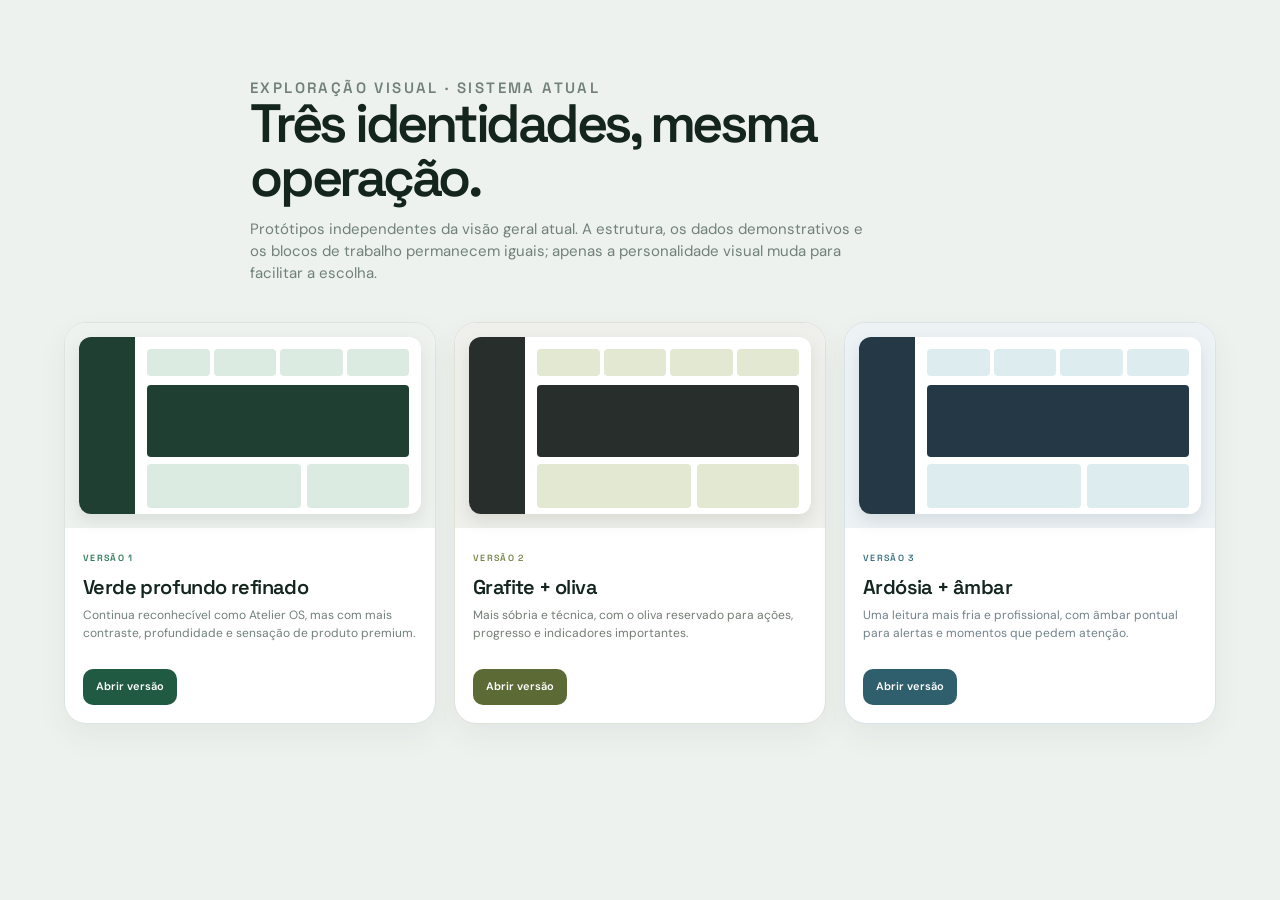
<file: assets/identidades/index.html>
<!doctype html>
<html lang="pt-BR">
<head><meta charset="utf-8"><meta name="viewport" content="width=device-width, initial-scale=1"><title>Exploração de identidades · Atelier OS</title><link rel="stylesheet" href="shared.css"><style>body{padding:clamp(22px,5vw,70px)}.intro{max-width:780px;margin:0 auto 38px}.intro h1{margin:0;font:600 clamp(30px,5vw,54px)/1 'Space Grotesk';letter-spacing:-.06em}.intro p{max-width:62ch;margin:14px 0 0;color:var(--muted);font-size:15px}.choices{display:grid;grid-template-columns:repeat(3,minmax(0,1fr));gap:18px;max-width:1180px;margin:auto}.choice{overflow:hidden;border:1px solid var(--line);border-radius:22px;background:#fff;box-shadow:0 12px 30px rgba(30,61,47,.06)}.choice-preview{height:205px;padding:14px;background:var(--canvas)}.choice-preview .mini{height:100%;display:grid;grid-template-columns:56px 1fr;overflow:hidden;border-radius:12px;background:var(--surface);box-shadow:0 7px 16px var(--shadow)}.choice-preview .mini-side{background:var(--nav)}.choice-preview .mini-content{padding:12px}.mini-title{width:48%;height:9px;border-radius:4px;background:var(--ink);margin-bottom:12px}.mini-metrics{display:grid;grid-template-columns:repeat(4,1fr);gap:4px}.mini-metrics i,.mini-line,.mini-big{display:block;border-radius:4px;background:var(--accent-soft)}.mini-metrics i{height:27px}.mini-big{height:72px;margin-top:9px;background:var(--nav)}.mini-row{display:grid;grid-template-columns:1.2fr .8fr;gap:6px;margin-top:7px}.mini-line{height:44px}.choice-body{padding:18px}.choice-body h2{margin:0;font:600 20px 'Space Grotesk';letter-spacing:-.03em}.choice-body p{min-height:45px;margin:7px 0 17px;color:var(--muted);font-size:12px}.choice-body a{display:inline-flex;padding:10px 13px;border-radius:10px;background:var(--accent-strong);color:#fff;font-size:11px;font-weight:600}.label{display:inline-block;margin-bottom:10px;color:var(--accent);font:600 9px 'Space Grotesk';letter-spacing:.15em;text-transform:uppercase}.theme-graphite{--canvas:#eff0ec;--nav:#282e2c;--accent:#76844a;--accent-strong:#5c6b36;--accent-soft:#e3e8d3;--ink:#202521;--muted:#737b73;--line:#dde2d9}.theme-slate{--canvas:#edf2f5;--nav:#243945;--accent:#3c7181;--accent-strong:#2f5e6c;--accent-soft:#dcecef;--ink:#182b32;--muted:#71838a;--line:#d9e3e7}@media(max-width:800px){.choices{grid-template-columns:1fr}.choice-preview{height:180px}}</style></head>
<body><div class="intro"><p class="eyebrow">Exploração visual · sistema atual</p><h1>Três identidades, mesma operação.</h1><p>Protótipos independentes da visão geral atual. A estrutura, os dados demonstrativos e os blocos de trabalho permanecem iguais; apenas a personalidade visual muda para facilitar a escolha.</p></div><main class="choices"><article class="choice"><div class="choice-preview"><div class="mini"><div class="mini-side"></div><div class="mini-content"><i class="mini-title"></i><div class="mini-metrics"><i></i><i></i><i></i><i></i></div><i class="mini-big"></i><div class="mini-row"><i class="mini-line"></i><i class="mini-line"></i></div></div></div></div><div class="choice-body"><span class="label">Versão 1</span><h2>Verde profundo refinado</h2><p>Continua reconhecível como Atelier OS, mas com mais contraste, profundidade e sensação de produto premium.</p><a href="dashboard.html">Abrir versão</a></div></article><article class="choice theme-graphite"><div class="choice-preview"><div class="mini"><div class="mini-side"></div><div class="mini-content"><i class="mini-title"></i><div class="mini-metrics"><i></i><i></i><i></i><i></i></div><i class="mini-big"></i><div class="mini-row"><i class="mini-line"></i><i class="mini-line"></i></div></div></div></div><div class="choice-body"><span class="label">Versão 2</span><h2>Grafite + oliva</h2><p>Mais sóbria e técnica, com o oliva reservado para ações, progresso e indicadores importantes.</p><a href="versao-2-grafite-oliva.html">Abrir versão</a></div></article><article class="choice theme-slate"><div class="choice-preview"><div class="mini"><div class="mini-side"></div><div class="mini-content"><i class="mini-title"></i><div class="mini-metrics"><i></i><i></i><i></i><i></i></div><i class="mini-big"></i><div class="mini-row"><i class="mini-line"></i><i class="mini-line"></i></div></div></div></div><div class="choice-body"><span class="label">Versão 3</span><h2>Ardósia + âmbar</h2><p>Uma leitura mais fria e profissional, com âmbar pontual para alertas e momentos que pedem atenção.</p><a href="versao-3-ardosia-ambar.html">Abrir versão</a></div></article></main></body>
</html>
</file>
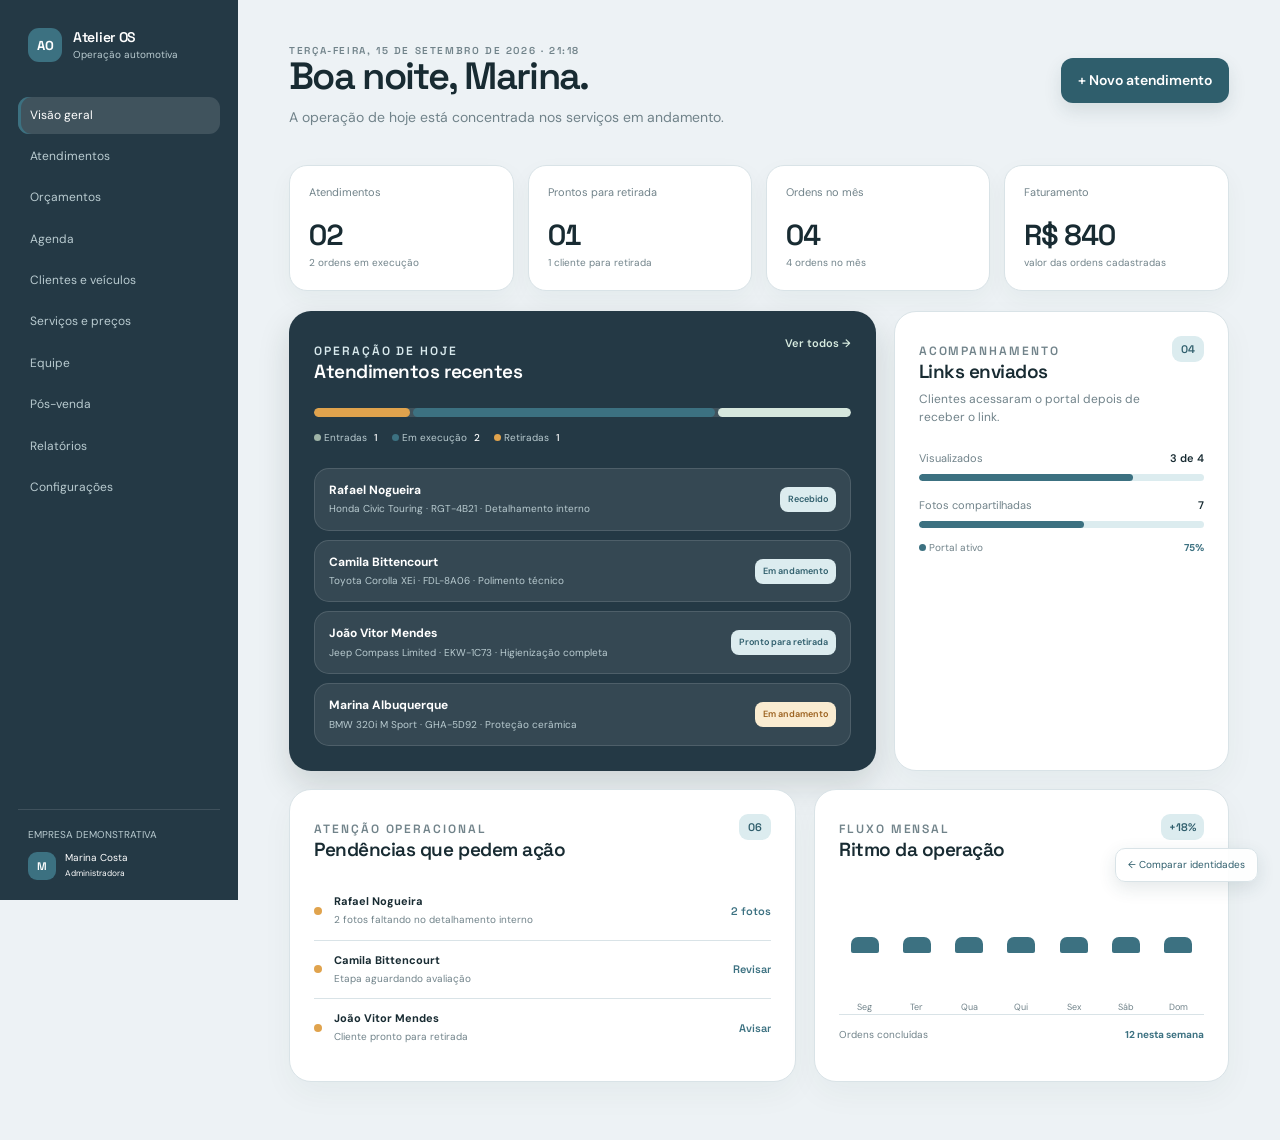
<file: assets/identidades/ardosia-ambar.html>
<!doctype html>
<html lang="pt-BR"><head><meta charset="utf-8"><meta name="viewport" content="width=device-width, initial-scale=1"><title>Versão 3 · Ardósia + âmbar</title><link rel="stylesheet" href="shared.css"></head><body class="theme-slate"><div class="shell"><aside class="sidebar"><div class="brand"><span class="brand-mark">AO</span><div><strong>Atelier OS</strong><small>Operação automotiva</small></div></div><nav class="nav" aria-label="Navegação principal"><a class="active" href="#">Visão geral</a><a href="#">Atendimentos</a><a href="#">Orçamentos</a><a href="#">Agenda</a><a href="#">Clientes e veículos</a><a href="#">Serviços e preços</a><a href="#">Equipe</a><a href="#">Pós-venda</a><a href="#">Relatórios</a><a href="#">Configurações</a></nav><div class="sidebar-footer">EMPRESA DEMONSTRATIVA<div class="profile"><span class="avatar">M</span><span>Marina Costa<br><small>Administradora</small></span></div></div></aside><main class="main"><header class="topbar"><div><p class="eyebrow">terça-feira, 15 de setembro de 2026 · 21:18</p><h1>Boa noite, Marina.</h1><p>A operação de hoje está concentrada nos serviços em andamento.</p></div><button class="primary">+ Novo atendimento</button></header><section class="metrics"><article class="metric"><span>Atendimentos</span><strong>02</strong><small>2 ordens em execução</small></article><article class="metric"><span>Prontos para retirada</span><strong>01</strong><small>1 cliente para retirada</small></article><article class="metric"><span>Ordens no mês</span><strong>04</strong><small>4 ordens no mês</small></article><article class="metric"><span>Faturamento</span><strong>R$ 840</strong><small>valor das ordens cadastradas</small></article></section><section class="grid"><article class="card dark"><div class="card-head"><div><p class="eyebrow" style="color:#d8e9ed">operação de hoje</p><h2>Atendimentos recentes</h2></div><a class="link" href="#">Ver todos →</a></div><div class="progress"><i></i><i></i><i></i></div><div class="legend"><span><i class="dot muted"></i> Entradas <b>1</b></span><span><i class="dot"></i> Em execução <b>2</b></span><span><i class="dot warning"></i> Retiradas <b>1</b></span></div><div class="orders"><div class="order"><div><b>Rafael Nogueira</b><small>Honda Civic Touring · RGT-4B21 · Detalhamento interno</small></div><span class="status">Recebido</span></div><div class="order"><div><b>Camila Bittencourt</b><small>Toyota Corolla XEi · FDL-8A06 · Polimento técnico</small></div><span class="status">Em andamento</span></div><div class="order"><div><b>João Vitor Mendes</b><small>Jeep Compass Limited · EKW-1C73 · Higienização completa</small></div><span class="status">Pronto para retirada</span></div><div class="order"><div><b>Marina Albuquerque</b><small>BMW 320i M Sport · GHA-5D92 · Proteção cerâmica</small></div><span class="status warning">Em andamento</span></div></div></article><article class="card"><div class="card-head"><div><p class="eyebrow">acompanhamento</p><h2>Links enviados</h2><p>Clientes acessaram o portal depois de receber o link.</p></div><span class="count">04</span></div><div class="bars"><div class="bar-row"><div class="bar-label"><span>Visualizados</span><b>3 de 4</b></div><div class="track"><i style="width:75%"></i></div></div><div class="bar-row"><div class="bar-label"><span>Fotos compartilhadas</span><b>7</b></div><div class="track"><i style="width:58%"></i></div></div></div><div class="footnote"><span><i class="dot"></i> Portal ativo</span><strong>75%</strong></div></article></section><section class="lower"><article class="card"><div class="card-head"><div><p class="eyebrow">atenção operacional</p><h2>Pendências que pedem ação</h2></div><span class="count">06</span></div><div class="attention-list"><div class="attention"><i class="dot"></i><div><b>Rafael Nogueira</b><small>2 fotos faltando no detalhamento interno</small></div><strong>2 fotos</strong></div><div class="attention"><i class="dot"></i><div><b>Camila Bittencourt</b><small>Etapa aguardando avaliação</small></div><strong>Revisar</strong></div><div class="attention"><i class="dot"></i><div><b>João Vitor Mendes</b><small>Cliente pronto para retirada</small></div><strong>Avisar</strong></div></div></article><article class="card"><div class="card-head"><div><p class="eyebrow">fluxo mensal</p><h2>Ritmo da operação</h2></div><span class="count">+18%</span></div><div class="chart"><div><i></i><span>Seg</span></div><div><i></i><span>Ter</span></div><div><i></i><span>Qua</span></div><div><i></i><span>Qui</span></div><div><i></i><span>Sex</span></div><div><i></i><span>Sáb</span></div><div><i></i><span>Dom</span></div></div><div class="footnote"><span>Ordens concluídas</span><strong>12 nesta semana</strong></div></article></section></main></div><a class="comparison-link" href="index.html">← Comparar identidades</a></body></html>
</file>
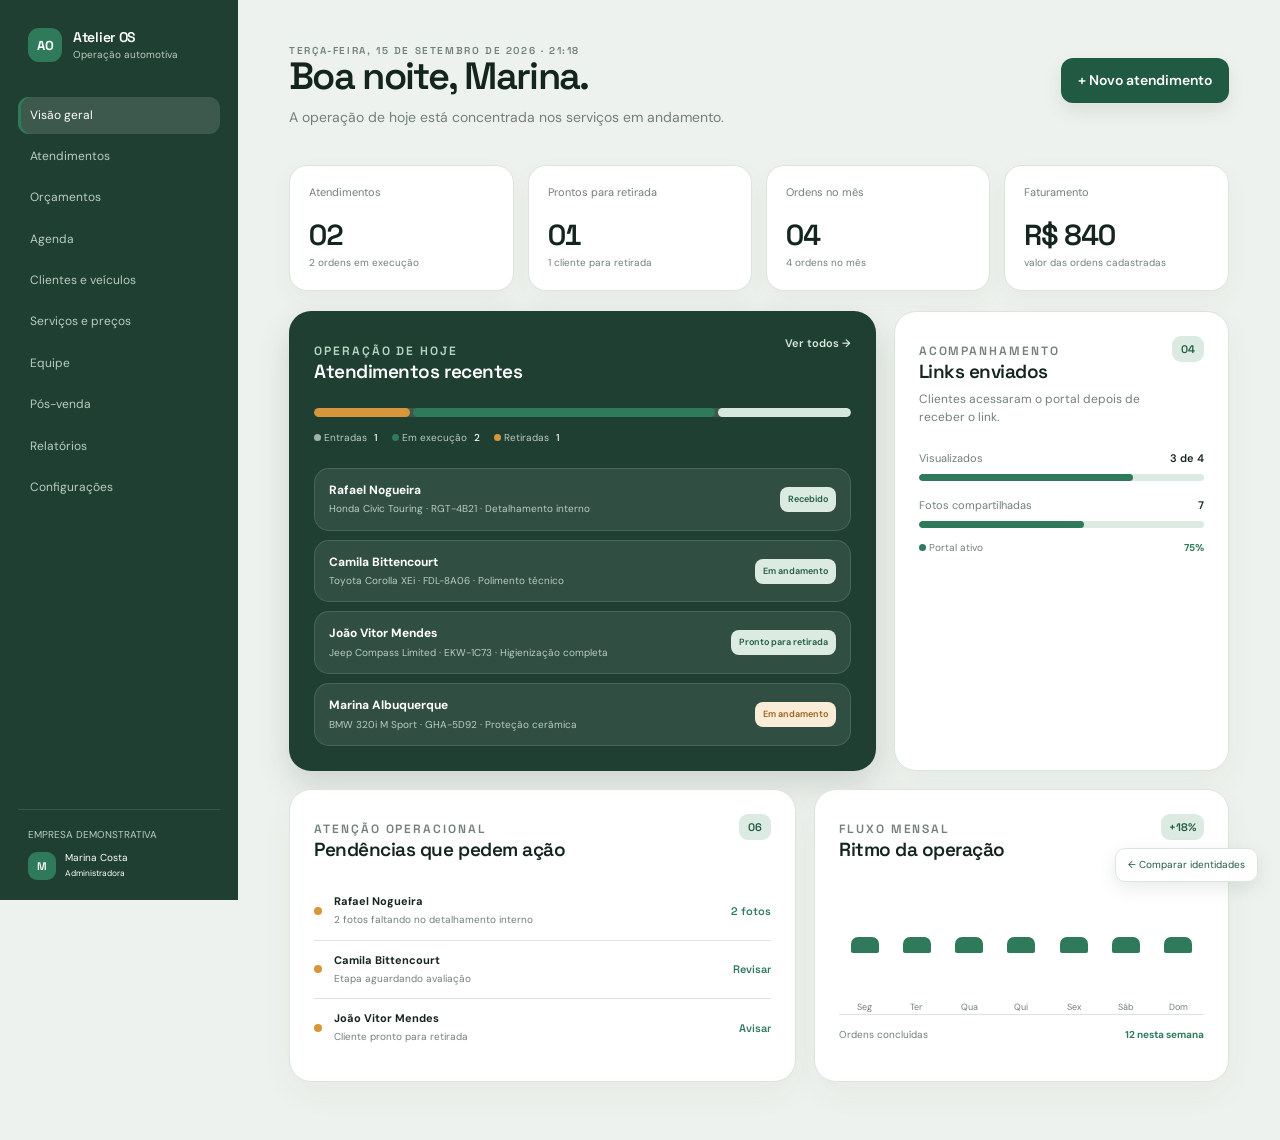
<file: assets/identidades/verde-profundo.html>
<!doctype html>
<html lang="pt-BR">
<head>
  <meta charset="utf-8">
  <meta name="viewport" content="width=device-width, initial-scale=1">
  <title>Visão geral · Identidade atual</title>
  <link rel="stylesheet" href="shared.css">
</head>
<body>
  <div class="shell">
    <aside class="sidebar">
      <div class="brand"><span class="brand-mark">AO</span><div><strong>Atelier OS</strong><small>Operação automotiva</small></div></div>
      <nav class="nav" aria-label="Navegação principal"><a class="active" href="#">Visão geral</a><a href="#atendimentos">Atendimentos</a><a href="#orcamentos">Orçamentos</a><a href="#agenda">Agenda</a><a href="#clientes">Clientes e veículos</a><a href="#servicos">Serviços e preços</a><a href="#equipe">Equipe</a><a href="#pos-venda">Pós-venda</a><a href="#relatorios">Relatórios</a><a href="#configuracoes">Configurações</a></nav>
      <div class="sidebar-footer">EMPRESA DEMONSTRATIVA<div class="profile"><span class="avatar">M</span><span>Marina Costa<br><small>Administradora</small></span></div></div>
    </aside>
    <main class="main">
      <header class="topbar"><div><p class="eyebrow">terça-feira, 15 de setembro de 2026 · 21:18</p><h1>Boa noite, Marina.</h1><p>A operação de hoje está concentrada nos serviços em andamento.</p></div><button class="primary">+ Novo atendimento</button></header>
      <section class="metrics" aria-label="Resumo da operação"><article class="metric"><span>Atendimentos</span><strong>02</strong><small>2 ordens em execução</small></article><article class="metric"><span>Prontos para retirada</span><strong>01</strong><small>1 cliente para retirada</small></article><article class="metric"><span>Ordens no mês</span><strong>04</strong><small>4 ordens no mês</small></article><article class="metric"><span>Faturamento</span><strong>R$ 840</strong><small>valor das ordens cadastradas</small></article></section>
      <section class="grid">
        <article class="card dark"><div class="card-head"><div><p class="eyebrow" style="color:#b8d7c3">operação de hoje</p><h2>Atendimentos recentes</h2></div><a class="link" href="#atendimentos">Ver todos →</a></div><div class="progress" aria-label="Distribuição dos atendimentos"><i></i><i></i><i></i></div><div class="legend"><span><i class="dot muted"></i> Entradas <b>1</b></span><span><i class="dot"></i> Em execução <b>2</b></span><span><i class="dot warning"></i> Retiradas <b>1</b></span></div><div class="orders"><div class="order"><div><b>Rafael Nogueira</b><small>Honda Civic Touring · RGT-4B21 · Detalhamento interno</small></div><span class="status">Recebido</span></div><div class="order"><div><b>Camila Bittencourt</b><small>Toyota Corolla XEi · FDL-8A06 · Polimento técnico</small></div><span class="status">Em andamento</span></div><div class="order"><div><b>João Vitor Mendes</b><small>Jeep Compass Limited · EKW-1C73 · Higienização completa</small></div><span class="status">Pronto para retirada</span></div><div class="order"><div><b>Marina Albuquerque</b><small>BMW 320i M Sport · GHA-5D92 · Proteção cerâmica</small></div><span class="status warning">Em andamento</span></div></div></article>
        <article class="card"><div class="card-head"><div><p class="eyebrow">acompanhamento</p><h2>Links enviados</h2><p>Clientes acessaram o portal depois de receber o link.</p></div><span class="count">04</span></div><div class="bars"><div class="bar-row"><div class="bar-label"><span>Visualizados</span><b>3 de 4</b></div><div class="track"><i style="width:75%"></i></div></div><div class="bar-row"><div class="bar-label"><span>Fotos compartilhadas</span><b>7</b></div><div class="track"><i style="width:58%"></i></div></div></div><div class="footnote"><span><i class="dot"></i> Portal ativo</span><strong>75%</strong></div></article>
      </section>
      <section class="lower"><article class="card"><div class="card-head"><div><p class="eyebrow">atenção operacional</p><h2>Pendências que pedem ação</h2></div><span class="count">06</span></div><div class="attention-list"><div class="attention"><i class="dot"></i><div><b>Rafael Nogueira</b><small>2 fotos faltando no detalhamento interno</small></div><strong>2 fotos</strong></div><div class="attention"><i class="dot"></i><div><b>Camila Bittencourt</b><small>Etapa aguardando avaliação</small></div><strong>Revisar</strong></div><div class="attention"><i class="dot"></i><div><b>João Vitor Mendes</b><small>Cliente pronto para retirada</small></div><strong>Avisar</strong></div></div></article><article class="card"><div class="card-head"><div><p class="eyebrow">fluxo mensal</p><h2>Ritmo da operação</h2></div><span class="count">+18%</span></div><div class="chart"><div><i></i><span>Seg</span></div><div><i></i><span>Ter</span></div><div><i></i><span>Qua</span></div><div><i></i><span>Qui</span></div><div><i></i><span>Sex</span></div><div><i></i><span>Sáb</span></div><div><i></i><span>Dom</span></div></div><div class="footnote"><span>Ordens concluídas</span><strong>12 nesta semana</strong></div></article></section>
    </main>
  </div>
  <a class="comparison-link" href="index.html">← Comparar identidades</a>
</body>
</html>
</file>
<file: assets/identidades/shared.css>
@import url('https://fonts.googleapis.com/css2?family=DM+Sans:wght@400;500;600;700&family=Space+Grotesk:wght@500;600;700&display=swap');

:root {
  --canvas: #eef2ee;
  --nav: #203f33;
  --nav-muted: #b9cdbf;
  --accent: #2f7a5b;
  --accent-strong: #205a42;
  --accent-soft: #dcebe2;
  --surface: #ffffff;
  --surface-soft: #f7faf8;
  --ink: #14251e;
  --muted: #718079;
  --line: #dbe5de;
  --warning: #d8963a;
  --warning-soft: #faedd8;
  --shadow: rgba(30, 61, 47, .10);
}

* { box-sizing: border-box; }
html { scroll-behavior: smooth; }
body { margin: 0; background: var(--canvas); color: var(--ink); font: 14px/1.45 'DM Sans', sans-serif; }
button, a { font: inherit; }
a { color: inherit; text-decoration: none; }
.shell { display: grid; grid-template-columns: 238px minmax(0, 1fr); min-height: 100vh; }
.sidebar { position: sticky; top: 0; height: 100vh; padding: 28px 18px 20px; background: var(--nav); color: #fff; display: flex; flex-direction: column; }
.brand { display: flex; align-items: center; gap: 11px; padding: 0 10px 34px; }
.brand-mark { width: 34px; height: 34px; display: grid; place-items: center; border-radius: 11px; background: var(--accent); color: #fff; font: 700 13px 'Space Grotesk'; }
.brand strong, .brand small { display: block; }
.brand strong { font: 600 14px 'Space Grotesk'; letter-spacing: -.02em; }
.brand small { margin-top: 2px; color: var(--nav-muted); font-size: 10px; }
.nav { display: grid; gap: 4px; }
.nav a { padding: 10px 12px; border-radius: 11px; color: var(--nav-muted); font-size: 12px; transition: .22s ease; }
.nav a:hover, .nav a.active { background: rgba(255,255,255,.13); color: #fff; }
.nav a.active { box-shadow: inset 3px 0 0 var(--accent); }
.sidebar-footer { margin-top: auto; padding: 18px 10px 0; border-top: 1px solid rgba(255,255,255,.12); color: var(--nav-muted); font-size: 10px; }
.profile { display: flex; align-items: center; gap: 9px; margin-top: 9px; color: #fff; }
.avatar { width: 28px; height: 28px; display: grid; place-items: center; border-radius: 9px; background: var(--accent); font: 600 11px 'Space Grotesk'; }
.main { min-width: 0; padding: 34px clamp(22px, 4vw, 64px) 58px; }
.topbar { display: flex; align-items: center; justify-content: space-between; gap: 18px; margin-bottom: 38px; }
.eyebrow { margin: 0 0 8px; color: var(--accent); font: 600 10px 'Space Grotesk'; letter-spacing: .16em; text-transform: uppercase; }
.topbar h1 { margin: 0; font: 600 clamp(26px, 3vw, 38px)/1.05 'Space Grotesk'; letter-spacing: -.045em; }
.topbar p { margin: 10px 0 0; color: var(--muted); }
.primary { border: 0; border-radius: 12px; padding: 12px 17px; background: var(--accent-strong); color: #fff; font-weight: 600; cursor: pointer; box-shadow: 0 8px 18px var(--shadow); transition: transform .2s ease, box-shadow .2s ease; }
.primary:hover { transform: translateY(-2px); box-shadow: 0 12px 24px var(--shadow); }
.primary:active { transform: translateY(0) scale(.98); }
.metrics { display: grid; grid-template-columns: repeat(4, minmax(0,1fr)); gap: 14px; margin-bottom: 20px; }
.metric { min-height: 126px; padding: 19px; border: 1px solid var(--line); border-radius: 18px; background: var(--surface); box-shadow: 0 9px 24px rgba(30,61,47,.045); }
.metric span, .metric small { display: block; color: var(--muted); }
.metric span { font-size: 11px; }
.metric strong { display: block; margin: 15px 0 3px; font: 600 29px 'Space Grotesk'; letter-spacing: -.04em; font-variant-numeric: tabular-nums; }
.metric small { font-size: 10px; }
.grid { display: grid; grid-template-columns: minmax(0,1.4fr) minmax(300px,.8fr); gap: 18px; }
.card { min-width: 0; padding: 24px; border: 1px solid var(--line); border-radius: 22px; background: var(--surface); box-shadow: 0 12px 32px rgba(30,61,47,.045); }
.card.dark { background: var(--nav); border-color: transparent; color: #fff; box-shadow: 0 14px 32px rgba(20,43,34,.15); }
.card-head { display: flex; align-items: flex-start; justify-content: space-between; gap: 16px; }
.card h2 { margin: 0; font: 600 19px 'Space Grotesk'; letter-spacing: -.025em; }
.card p { margin: 7px 0 0; color: var(--muted); font-size: 12px; }
.dark p { color: var(--nav-muted); }
.link { color: var(--accent); font-size: 11px; font-weight: 600; }
.dark .link { color: #d7ebdf; }
.count { min-width: 32px; padding: 6px 8px; border-radius: 9px; background: var(--accent-soft); color: var(--accent-strong); font: 600 11px 'Space Grotesk'; text-align: center; }
.progress { display: flex; height: 9px; gap: 3px; overflow: hidden; margin: 24px 0 14px; border-radius: 999px; background: rgba(255,255,255,.13); }
.progress i { display: block; border-radius: inherit; }
.progress i:nth-child(1) { width: 18%; background: var(--warning); }
.progress i:nth-child(2) { width: 57%; background: var(--accent); }
.progress i:nth-child(3) { width: 25%; background: #d6e7dd; }
.legend { display: flex; flex-wrap: wrap; gap: 14px; color: var(--nav-muted); font-size: 10px; }
.legend b { margin-left: 4px; color: #fff; font-weight: 500; }
.dot { width: 7px; height: 7px; display: inline-block; border-radius: 50%; background: var(--accent); }
.dot.warning { background: var(--warning); }
.dot.muted { background: #9fb4a7; }
.orders { display: grid; gap: 9px; margin-top: 22px; }
.order { display: grid; grid-template-columns: minmax(0,1fr) auto; gap: 12px; align-items: center; padding: 13px 14px; border: 1px solid rgba(255,255,255,.13); border-radius: 15px; background: rgba(255,255,255,.08); }
.order b, .order small { display: block; }
.order b { font-size: 12px; }
.order small { margin-top: 3px; color: var(--nav-muted); font-size: 10px; overflow: hidden; text-overflow: ellipsis; white-space: nowrap; }
.status { padding: 6px 8px; border-radius: 8px; background: var(--accent-soft); color: var(--accent-strong); font-size: 9px; font-weight: 600; white-space: nowrap; }
.status.warning { background: var(--warning-soft); color: #9b611e; }
.bars { display: grid; gap: 17px; margin-top: 25px; }
.bar-row { display: grid; gap: 7px; }
.bar-label { display: flex; justify-content: space-between; gap: 12px; font-size: 11px; }
.bar-label span { color: var(--muted); }
.bar-label b { font-weight: 600; }
.track { height: 7px; overflow: hidden; border-radius: 999px; background: var(--accent-soft); }
.track i { display: block; height: 100%; border-radius: inherit; background: var(--accent); }
.lower { display: grid; grid-template-columns: minmax(0,1.1fr) minmax(0,.9fr); gap: 18px; margin-top: 18px; }
.attention-list { display: grid; gap: 0; margin-top: 20px; }
.attention { display: grid; grid-template-columns: 9px minmax(0,1fr) auto; gap: 11px; align-items: center; padding: 12px 0; border-top: 1px solid var(--line); }
.attention:first-child { border-top: 0; }
.attention .dot { width: 8px; height: 8px; background: var(--warning); }
.attention b, .attention small { display: block; }
.attention b { font-size: 11px; }
.attention small { margin-top: 3px; color: var(--muted); font-size: 10px; overflow: hidden; text-overflow: ellipsis; white-space: nowrap; }
.attention strong { color: var(--accent); font: 600 11px 'Space Grotesk'; }
.chart { display: grid; grid-template-columns: repeat(7, 1fr); align-items: end; gap: 9px; height: 132px; margin-top: 21px; padding: 16px 4px 0; border-bottom: 1px solid var(--line); }
.chart div { display: grid; justify-items: center; align-items: end; gap: 7px; height: 100%; color: var(--muted); font-size: 9px; }
.chart i { display: block; width: 100%; max-width: 28px; min-height: 12px; border-radius: 7px 7px 2px 2px; background: var(--accent); }
.chart i:nth-child(1) { height: 30%; }
.chart i:nth-child(2) { height: 52%; }
.chart i:nth-child(3) { height: 43%; }
.chart i:nth-child(4) { height: 76%; }
.chart i:nth-child(5) { height: 62%; }
.chart i:nth-child(6) { height: 90%; }
.chart i:nth-child(7) { height: 68%; }
.footnote { display: flex; justify-content: space-between; margin-top: 13px; color: var(--muted); font-size: 10px; }
.footnote strong { color: var(--accent); }
.comparison-link { position: fixed; right: 22px; bottom: 18px; z-index: 2; padding: 9px 12px; border: 1px solid var(--line); border-radius: 10px; background: rgba(255,255,255,.9); color: var(--accent-strong); font-size: 10px; box-shadow: 0 6px 18px var(--shadow); }
.theme-graphite { --canvas:#eff0ec; --nav:#282e2c; --nav-muted:#c2c8be; --accent:#76844a; --accent-strong:#5c6b36; --accent-soft:#e3e8d3; --ink:#202521; --muted:#737b73; --line:#dde2d9; --shadow:rgba(58,68,35,.12); }
.theme-slate { --canvas:#edf2f5; --nav:#243945; --nav-muted:#b9cbd0; --accent:#3c7181; --accent-strong:#2f5e6c; --accent-soft:#dcecef; --ink:#182b32; --muted:#71838a; --line:#d9e3e7; --warning:#e0a34d; --warning-soft:#faecd1; --shadow:rgba(33,66,78,.12); }
@media (max-width: 1040px) { .shell { grid-template-columns: 200px minmax(0,1fr); } .metrics { grid-template-columns: repeat(2, minmax(0,1fr)); } .grid, .lower { grid-template-columns: 1fr; } }
@media (max-width: 700px) { .shell { display: block; } .sidebar { position: static; height: auto; padding: 17px 14px; } .brand { padding: 0 5px 15px; } .nav { display: flex; overflow-x: auto; gap: 5px; padding-bottom: 1px; } .nav a { flex: none; } .sidebar-footer { display: none; } .main { padding: 26px 15px 44px; } .topbar { align-items: flex-start; flex-direction: column; margin-bottom: 24px; } .primary { width: 100%; } .metrics { gap: 10px; } .metric { min-height: 112px; padding: 15px; } .metric strong { margin-top: 10px; font-size: 25px; } .card { padding: 18px; border-radius: 18px; } .order { grid-template-columns: 1fr; } .status { justify-self: start; } .comparison-link { right: 13px; bottom: 13px; } }
</file>
